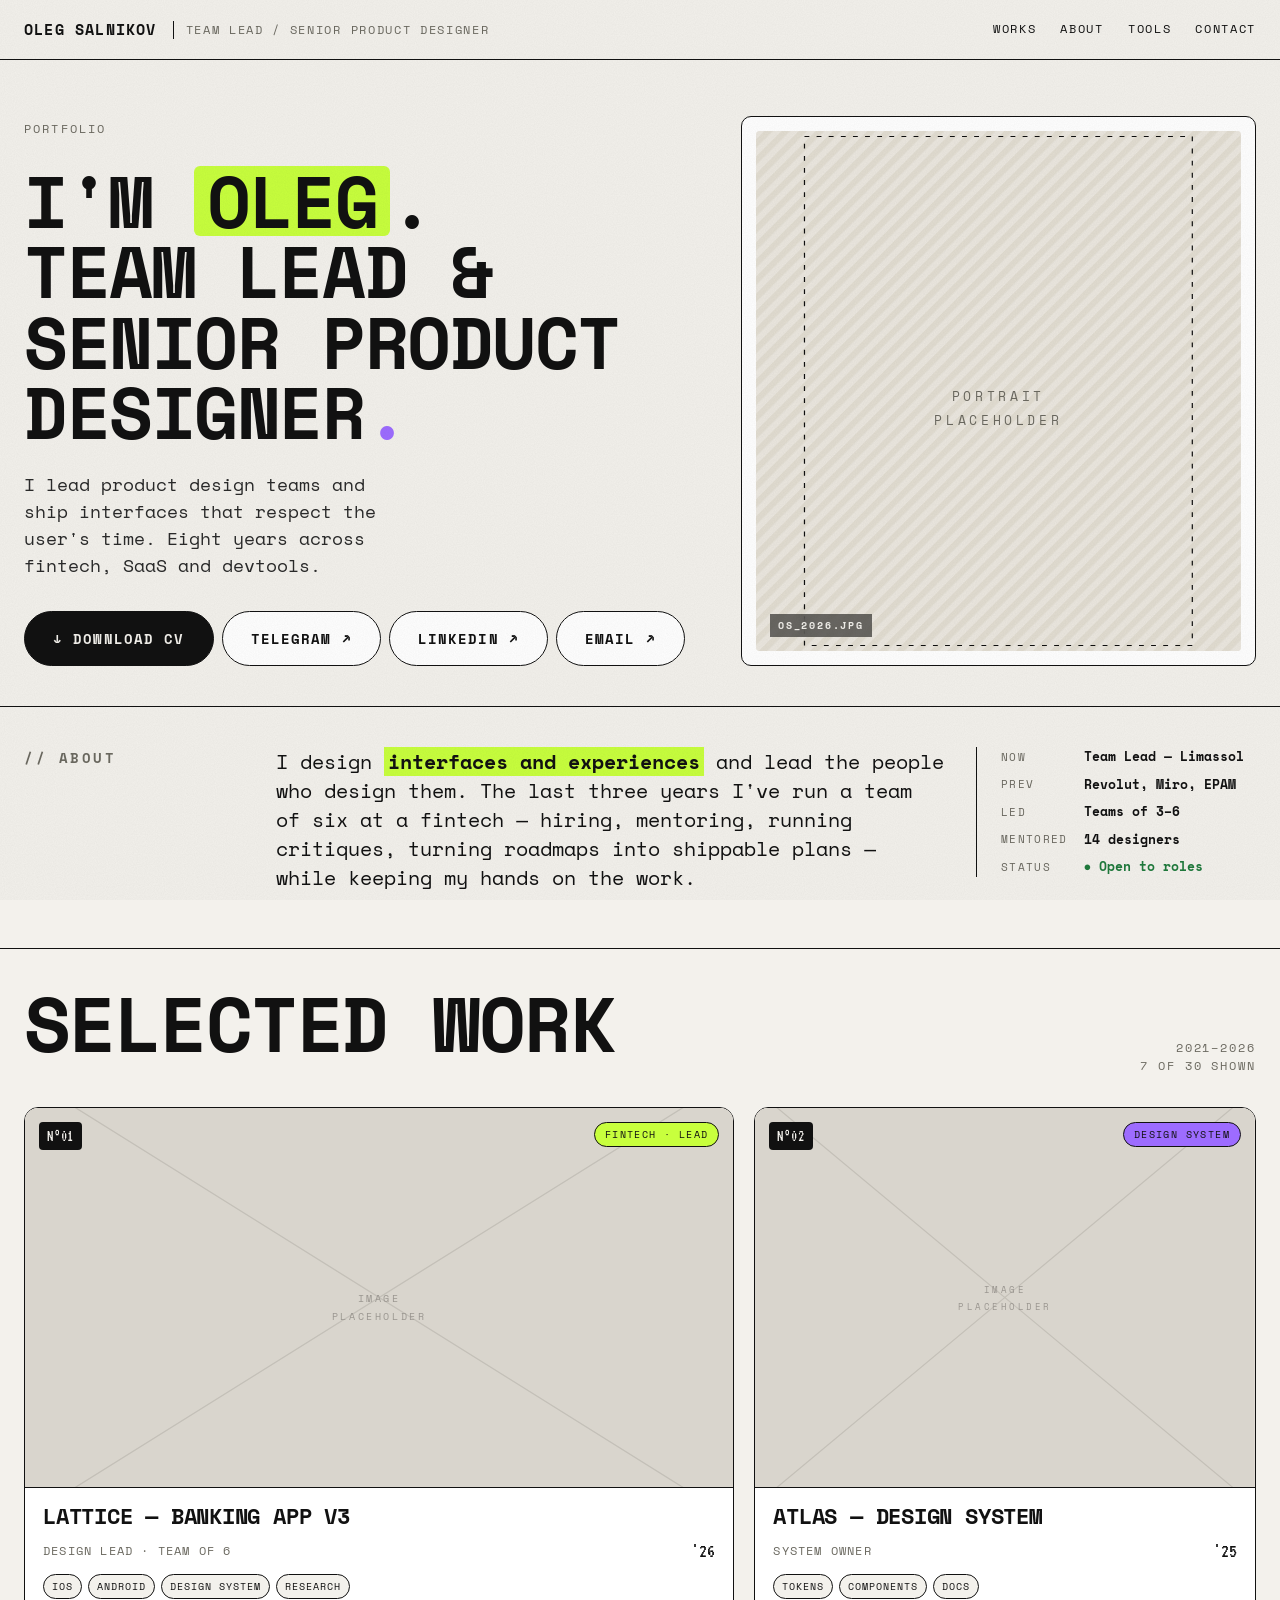
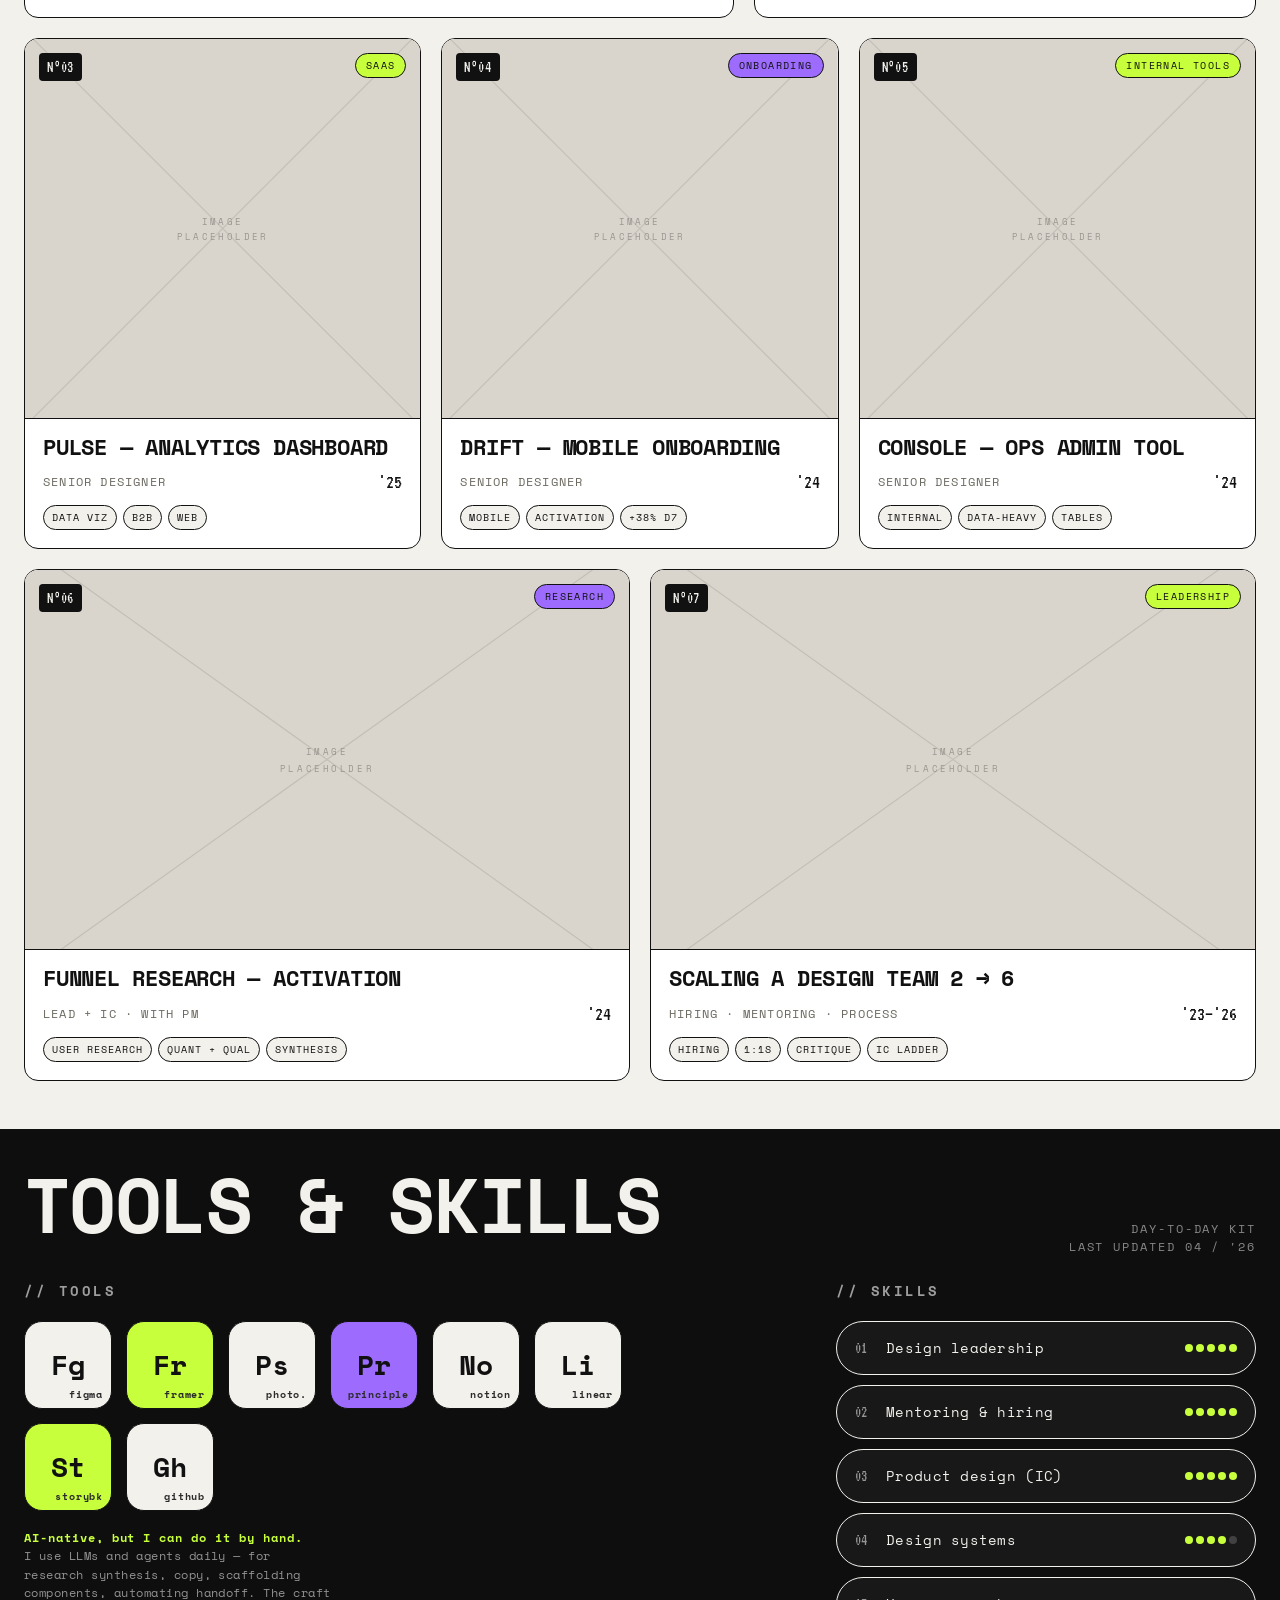
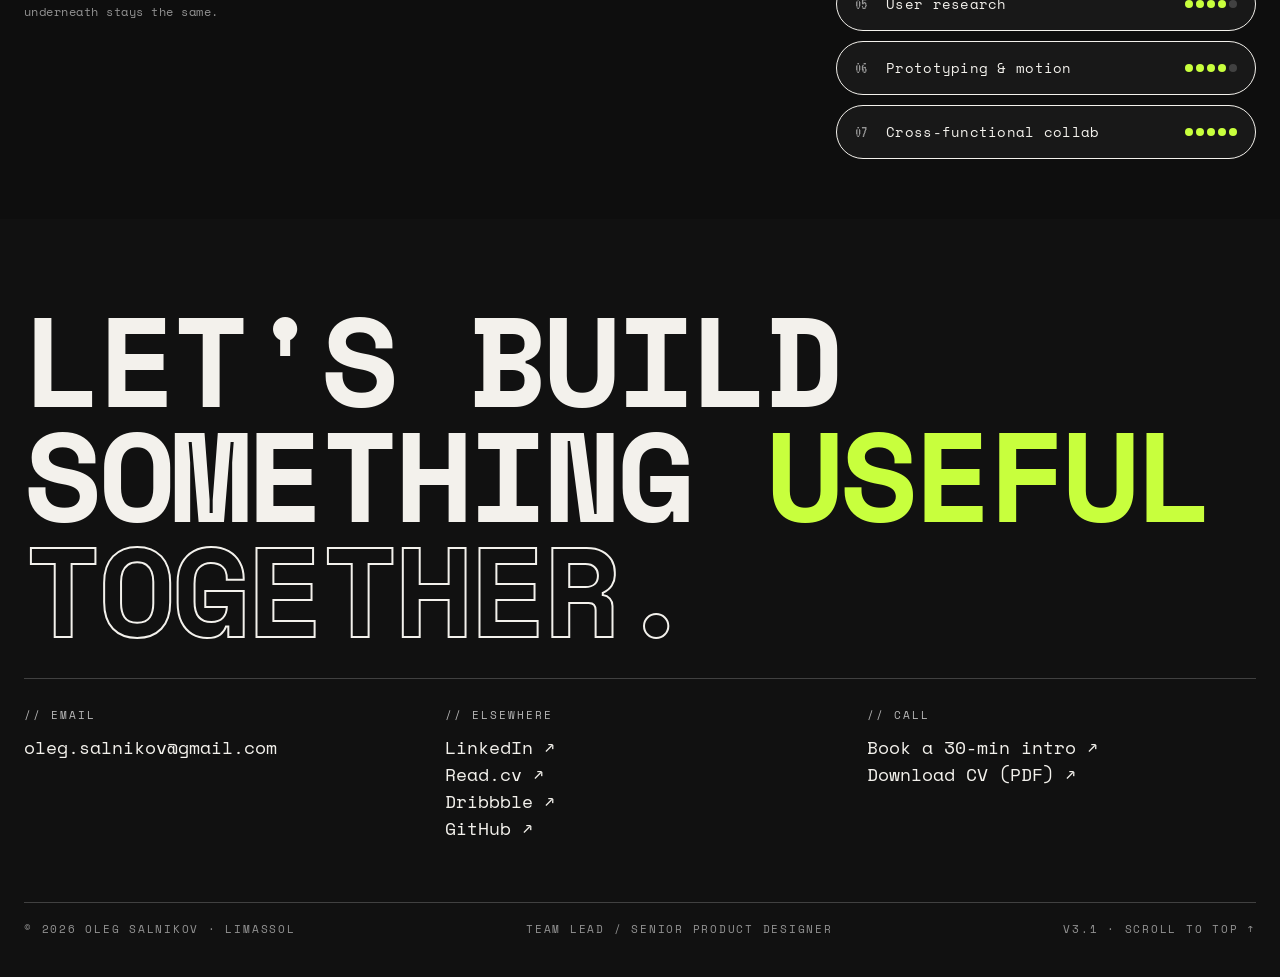
<file: portfolio.html>
<!doctype html>
<html lang="en">
<head>
<meta charset="utf-8" />
<meta name="viewport" content="width=device-width, initial-scale=1" />
<title>Oleg Salnikov — Team Lead / Senior Product Designer</title>
<link rel="preconnect" href="https://fonts.googleapis.com" />
<link rel="preconnect" href="https://fonts.gstatic.com" crossorigin />
<link href="https://fonts.googleapis.com/css2?family=Space+Mono:ital,wght@0,400;0,700;1,400;1,700&family=VT323&display=swap" rel="stylesheet" />

<style>
  :root {
    --bg: #f3f1ec;
    --bg-2: #ebe7df;
    --ink: #111111;
    --ink-2: #2a2a2a;
    --muted: #6b6960;
    --paper: #ffffff;
    --dark: #0e0e0e;
    --dark-2: #181818;
    --accent: #c8ff3d;
    --accent-b: #9d6cff;
    --hair: 1.5px;
  }

  * { box-sizing: border-box; }
  html, body { margin: 0; padding: 0; }
  body {
    font-family: "Space Mono", ui-monospace, monospace;
    background: var(--bg);
    color: var(--ink);
    font-size: 15px;
    line-height: 1.5;
    -webkit-font-smoothing: antialiased;
    overflow-x: hidden;
  }

  /* Film grain overlay */
  body::before {
    content: "";
    position: fixed; inset: 0;
    pointer-events: none;
    background-image: url("data:image/svg+xml;utf8,<svg xmlns='http://www.w3.org/2000/svg' width='160' height='160'><filter id='n'><feTurbulence type='fractalNoise' baseFrequency='0.9' numOctaves='2' stitchTiles='stitch'/><feColorMatrix values='0 0 0 0 0  0 0 0 0 0  0 0 0 0 0  0 0 0 0.6 0'/></filter><rect width='100%25' height='100%25' filter='url(%23n)'/></svg>");
    opacity: .07;
    mix-blend-mode: multiply;
    z-index: 9000;
  }

  /* ---------- NAV ---------- */
  .nav {
    position: sticky; top: 0; z-index: 100;
    display: flex; align-items: center; justify-content: space-between;
    padding: 14px 24px;
    background: var(--bg);
    border-bottom: var(--hair) solid var(--ink);
  }
  .nav .logo {
    font-weight: 700; font-size: 15px; letter-spacing: 0.08em;
    display: inline-flex; align-items: center; gap: 12px;
    text-transform: uppercase;
  }
  .nav .logo .role {
    color: var(--muted);
    font-weight: 400;
    font-size: 12px;
    letter-spacing: 0.14em;
    padding-left: 12px;
    border-left: var(--hair) solid var(--ink);
    margin-left: 4px;
  }
  .nav .links { display: flex; gap: 24px; }
  .nav .links a {
    color: inherit; text-decoration: none;
    font-size: 12px; letter-spacing: 0.14em;
    text-transform: uppercase;
    padding: 6px 0;
    border-bottom: var(--hair) solid transparent;
  }
  .nav .links a:hover { border-bottom-color: var(--ink); }

  /* ---------- HERO ---------- */
  .hero {
    padding: 56px 24px 40px;
    display: grid;
    grid-template-columns: 1.3fr 1fr;
    gap: 48px;
    align-items: stretch;
    border-bottom: var(--hair) solid var(--ink);
  }
  .hero .eyebrow {
    display: inline-flex; align-items: center; gap: 10px;
    font-size: 12px; letter-spacing: 0.18em; text-transform: uppercase;
    color: var(--muted);
    margin-bottom: 28px;
  }
  .hero .eyebrow .pulse {
    width: 10px; height: 10px; border-radius: 50%;
    background: var(--accent); border: 1.5px solid var(--ink);
    animation: pulse 1.8s ease-out infinite;
  }
  @keyframes pulse {
    0%   { box-shadow: 0 0 0 0 rgba(200,255,61,.7); }
    70%  { box-shadow: 0 0 0 12px rgba(200,255,61,0); }
    100% { box-shadow: 0 0 0 0 rgba(200,255,61,0); }
  }

  .hero h1 {
    font-family: "Space Mono", monospace;
    font-weight: 700;
    font-size: clamp(40px, 5.6vw, 88px);
    line-height: 0.98;
    letter-spacing: -0.02em;
    text-transform: uppercase;
    margin: 0 0 24px 0;
    text-wrap: balance;
  }
  .hero h1 .swap {
    display: inline-block;
    background: var(--accent);
    padding: 0 .18em;
    border-radius: 6px;
  }
  .hero .tagline {
    font-size: 18px;
    max-width: 32ch;
    margin: 0 0 32px 0;
    color: var(--ink-2);
    text-wrap: pretty;
  }
  .hero .meta {
    display: flex; flex-wrap: wrap; gap: 8px;
    margin-top: 32px;
  }
  .hero .meta .chip {
    border: var(--hair) solid var(--ink);
    background: var(--paper);
    padding: 16px 28px;
    border-radius: 999px;
    font-size: 14px; letter-spacing: 0.08em;
    text-transform: uppercase;
    text-decoration: none;
    color: var(--ink);
    font-weight: 700;
    transition: background .15s ease, color .15s ease;
  }
  .hero .meta .chip:hover { background: var(--ink); color: var(--bg); }
  .hero .meta .chip.fill { background: var(--ink); color: var(--bg); }
  .hero .meta .chip.fill:hover { background: var(--accent); color: var(--ink); }

  /* Portrait card */
  .portrait-card {
    position: relative;
    background: var(--paper);
    border: var(--hair) solid var(--ink);
    border-radius: 10px;
    padding: 14px;
    display: flex;
    flex-direction: column;
  }
  .portrait-card .frame {
    position: relative;
    flex: 1;
    min-height: 0;
    border-radius: 4px;
    overflow: hidden;
    background: var(--bg-2);
  }
  .portrait-card .frame svg { position: absolute; inset: 0; width: 100%; height: 100%; }
  .portrait-card .frame .label {
    position: absolute; left: 14px; bottom: 14px;
    color: var(--bg);
    font-size: 10px; letter-spacing: 0.18em; text-transform: uppercase;
    font-weight: 700;
    background: rgba(0,0,0,.55);
    padding: 4px 8px;
    backdrop-filter: blur(4px);
  }
  .portrait-card .caption {
    display: grid;
    grid-template-columns: 1fr auto;
    align-items: center;
    margin-top: 14px;
    padding-top: 12px;
    border-top: var(--hair) solid var(--ink);
    font-size: 11px; letter-spacing: 0.14em; text-transform: uppercase;
    color: var(--muted);
  }
  .portrait-card .caption strong {
    color: var(--ink);
    font-weight: 700;
    display: block;
    font-size: 12px;
    margin-bottom: 2px;
  }

  /* About strip */
  .about-strip {
    display: grid;
    grid-template-columns: 220px 1fr 280px;
    gap: 32px;
    padding: 40px 24px;
    border-bottom: var(--hair) solid var(--ink);
    align-items: start;
  }
  .about-strip h3 {
    margin: 0;
    font-size: 14px; letter-spacing: 0.18em; text-transform: uppercase;
    color: var(--muted);
  }
  .about-strip .body p {
    font-size: 20px;
    line-height: 1.45;
    margin: 0 0 16px 0;
    max-width: 60ch;
    text-wrap: pretty;
  }
  .about-strip .body p strong {
    background: var(--accent);
    padding: 0 4px;
    font-weight: 700;
  }
  .about-strip .facts {
    border-left: var(--hair) solid var(--ink);
    padding-left: 24px;
    font-size: 13px;
  }
  .about-strip .facts dl { margin: 0; display: grid; grid-template-columns: auto 1fr; gap: 8px 16px; }
  .about-strip .facts dt { color: var(--muted); text-transform: uppercase; letter-spacing: 0.12em; font-size: 11px; align-self: center; }
  .about-strip .facts dd { margin: 0; font-weight: 700; }

  /* ---------- WORKS ---------- */
  .section-head {
    display: flex; align-items: baseline; justify-content: space-between;
    padding: 36px 24px 24px;
    gap: 24px;
  }
  .section-head h2 {
    font-size: clamp(40px, 6vw, 80px);
    font-weight: 700;
    text-transform: uppercase;
    margin: 0;
    letter-spacing: -0.02em;
    line-height: 1;
  }
  .section-head .meta {
    font-size: 12px; letter-spacing: 0.16em; text-transform: uppercase;
    color: var(--muted);
    text-align: right;
  }

  .works {
    padding: 8px 24px 48px;
    display: grid;
    grid-template-columns: repeat(12, 1fr);
    gap: 20px;
  }
  .work {
    position: relative;
    background: var(--paper);
    border: var(--hair) solid var(--ink);
    border-radius: 14px;
    overflow: hidden;
    transition: transform .25s ease;
    display: flex;
    flex-direction: column;
  }
  .work:hover { transform: translateY(-4px); }
  .work .thumb {
    height: 380px;
    flex-shrink: 0;
    background: var(--bg-2);
    border-bottom: var(--hair) solid var(--ink);
    position: relative;
    overflow: hidden;
  }
  .work .thumb svg { position: absolute; inset: 0; width: 100%; height: 100%; }
  .work .body {
    flex: 1;
    padding: 16px 18px 18px;
    display: grid;
    grid-template-columns: 1fr auto;
    grid-template-rows: 1fr auto auto;
    gap: 8px 16px;
  }
  .work .body h3 {
    grid-column: 1 / -1;
    grid-row: 1;
    align-self: start;
    margin: 0;
    font-size: 22px;
    font-weight: 700;
    line-height: 1.1;
    text-transform: uppercase;
    letter-spacing: -0.01em;
  }
  .work .body .role {
    grid-row: 2;
    align-self: center;
    font-size: 12px; color: var(--muted);
    text-transform: uppercase; letter-spacing: 0.1em;
  }
  .work .body .year {
    grid-row: 2;
    align-self: center;
    font-family: "VT323", monospace;
    font-size: 20px;
    color: var(--ink);
  }
  .work .body .tags {
    grid-column: 1 / -1;
    grid-row: 3;
    display: flex; flex-wrap: wrap; gap: 6px;
    margin-top: 0;
  }
  .work .body .tag {
    font-size: 10px;
    text-transform: uppercase; letter-spacing: 0.1em;
    border: var(--hair) solid var(--ink);
    padding: 4px 8px; border-radius: 999px;
    background: var(--bg);
  }
  .work .corner {
    position: absolute; top: 14px; left: 14px;
    background: var(--ink); color: var(--bg);
    font-family: "VT323", monospace;
    font-size: 16px;
    padding: 2px 8px;
    border-radius: 4px;
    z-index: 2;
    letter-spacing: 0.05em;
  }
  .work .pill {
    position: absolute; top: 14px; right: 14px;
    background: var(--accent); color: var(--ink);
    border: var(--hair) solid var(--ink);
    padding: 4px 10px; border-radius: 999px;
    font-size: 10px; letter-spacing: 0.14em; text-transform: uppercase;
    z-index: 2;
  }
  .work .pill.violet { background: var(--accent-b); }

  .work.w-7 { grid-column: span 7; }
  .work.w-5 { grid-column: span 5; }
  .work.w-6 { grid-column: span 6; }
  .work.w-4 { grid-column: span 4; }
  .work.w-8 { grid-column: span 8; }
  .work.w-12 { grid-column: span 12; }

  /* ---------- TOOLS & SKILLS ---------- */
  .ts {
    background: var(--dark);
    color: var(--bg);
    padding: 0 0 60px;
    border-top: var(--hair) solid var(--ink);
    border-bottom: var(--hair) solid var(--ink);
  }
  .ts .section-head h2 { color: var(--bg); }
  .ts .section-head .meta { color: rgba(255,255,255,.5); }
  .ts .grid {
    display: grid;
    grid-template-columns: 1.1fr 1fr;
    gap: 40px;
    padding: 0 24px;
  }
  .ts .block h3 {
    font-size: 14px; letter-spacing: 0.18em; text-transform: uppercase;
    color: rgba(255,255,255,.6);
    margin: 0 0 20px 0;
  }
  .tools-row {
    display: flex; flex-wrap: wrap; gap: 14px;
  }
  .tool {
    width: 88px; height: 88px;
    border-radius: 18px;
    background: var(--bg);
    color: var(--ink);
    display: flex; align-items: center; justify-content: center;
    font-weight: 700; font-size: 28px;
    border: var(--hair) solid var(--ink);
    position: relative;
  }
  .tool .sub {
    position: absolute; bottom: 6px; right: 8px;
    font-size: 10px; color: var(--ink-2);
    letter-spacing: 0.08em;
  }
  .tool.accent { background: var(--accent); }
  .tool.violet { background: var(--accent-b); color: var(--ink); }

  .skills-list {
    display: flex; flex-direction: column; gap: 10px;
    max-width: 420px;
    margin-left: auto;
  }
  .block:has(.skills-list) h3 {
    max-width: 420px;
    margin-left: auto;
  }
  .skill {
    border: var(--hair) solid var(--bg);
    background: var(--dark-2);
    color: var(--bg);
    padding: 14px 18px;
    border-radius: 999px;
    display: flex; align-items: center; justify-content: space-between;
    font-size: 14px;
    letter-spacing: 0.02em;
  }
  .skill .num { font-family: "VT323", monospace; color: rgba(255,255,255,.55); font-size: 16px; }
  .skill .level {
    display: inline-flex; gap: 3px;
  }
  .skill .level i {
    width: 8px; height: 8px; border-radius: 50%;
    background: rgba(255,255,255,.18);
    display: inline-block;
  }
  .skill .level i.on { background: var(--accent); }

  /* ---------- CONTACT ---------- */
  .contact {
    background: var(--ink);
    color: var(--bg);
    padding: 80px 24px 40px;
    border-top: var(--hair) solid var(--ink);
    position: relative;
    overflow: hidden;
  }
  .contact h2 {
    font-size: clamp(56px, 10vw, 160px);
    line-height: 0.9;
    font-weight: 700;
    text-transform: uppercase;
    margin: 0 0 32px 0;
    letter-spacing: -0.03em;
  }
  .contact h2 .accent { color: var(--accent); }
  .contact h2 .stroke {
    -webkit-text-stroke: 2px var(--bg);
    color: transparent;
  }
  .contact .row {
    display: grid;
    grid-template-columns: 1fr 1fr 1fr;
    gap: 32px;
    border-top: var(--hair) solid rgba(255,255,255,.2);
    padding-top: 28px;
  }
  .contact .row h4 {
    margin: 0 0 10px 0;
    font-size: 11px; letter-spacing: 0.18em; text-transform: uppercase;
    color: rgba(255,255,255,.7);
    font-weight: 400;
  }
  .contact .row a { color: var(--bg); text-decoration: none; display: block; font-size: 18px; }
  .contact .row a:hover { color: var(--accent); }
  .contact .foot {
    margin-top: 60px;
    padding-top: 18px;
    border-top: var(--hair) solid rgba(255,255,255,.2);
    display: flex; justify-content: space-between;
    font-size: 11px; letter-spacing: 0.16em; text-transform: uppercase;
    color: rgba(255,255,255,.55);
  }

  /* ---------- RESPONSIVE ---------- */
  @media (max-width: 1100px) {
    .nav .logo .role { display: none; }
  }

  @media (max-width: 900px) {
    .nav .links { display: none; }

    .hero {
      grid-template-columns: 1fr;
      padding: 32px 20px 32px;
      gap: 32px;
    }
    /* portrait: landscape ratio on mobile so it doesn't eat the viewport */
    .portrait-card .frame { aspect-ratio: 16/9; }

    .about-strip {
      grid-template-columns: 1fr;
      padding: 32px 20px;
      gap: 24px;
    }
    .about-strip .facts {
      border-left: none;
      border-top: var(--hair) solid var(--ink);
      padding-left: 0;
      padding-top: 20px;
    }

    .section-head { padding: 28px 20px 20px; }

    .works { padding: 8px 20px 40px; gap: 14px; }
    .work.w-4, .work.w-5, .work.w-6, .work.w-7, .work.w-8 { grid-column: span 12; }

    .ts .grid { grid-template-columns: 1fr; gap: 32px; }
    .skills-list { margin-left: 0; max-width: 100%; }

    .contact { padding: 48px 20px 32px; }
    .contact .row { grid-template-columns: 1fr; gap: 24px; }
    .contact .foot { flex-direction: column; gap: 6px; }
  }

  @media (max-width: 480px) {
    .nav { padding: 12px 16px; }
    .nav .logo { font-size: 13px; }

    .hero { padding: 24px 16px 28px; }
    .hero h1 { font-size: clamp(36px, 11vw, 88px); }
    .hero .tagline { font-size: 16px; }
    .hero .meta .chip { padding: 13px 20px; font-size: 13px; }

    .about-strip { padding: 24px 16px; }
    .about-strip .body p { font-size: 17px; }

    .section-head { padding: 24px 16px 16px; }
    .section-head h2 { font-size: clamp(32px, 8vw, 80px); }

    .works { padding: 8px 16px 32px; gap: 12px; }
    .work .body h3 { font-size: 18px; }

    .ts .grid { padding: 0 16px; }
    .tool { width: 72px; height: 72px; font-size: 22px; }

    .contact { padding: 40px 16px 28px; }
    .contact h2 { font-size: clamp(34px, 9vw, 160px); }
    .contact .row a { font-size: 16px; }
    .contact .foot { font-size: 10px; }
  }
</style>
</head>
<body>

<!-- NAV -->
<nav class="nav">
  <div class="logo">
    <span>OLEG SALNIKOV</span>
    <span class="role">Team Lead / Senior Product Designer</span>
  </div>
  <div class="links">
    <a href="#works">Works</a>
    <a href="#about">About</a>
    <a href="#tools">Tools</a>
    <a href="#contact">Contact</a>
  </div>
</nav>

<!-- HERO -->
<section class="hero" id="top">
  <div>
    <div class="eyebrow">PORTFOLIO</div>
    <h1>
      I'm <span class="swap">OLEG</span>.<br />
      Team Lead &amp;<br />
      Senior Product<br />
      Designer<span style="color: var(--accent-b)">.</span>
    </h1>
    <p class="tagline">I lead product design teams and ship interfaces that respect the user's time. Eight years across fintech, SaaS and devtools.</p>
    <div class="meta">
      <a class="chip fill" href="#">↓ Download CV</a>
      <a class="chip" href="https://t.me/" target="_blank" rel="noopener">Telegram ↗</a>
      <a class="chip" href="#" target="_blank" rel="noopener">LinkedIn ↗</a>
      <a class="chip" href="mailto:oleg.salnikov@gmail.com">Email ↗</a>
    </div>
  </div>

  <aside class="portrait-card">
    <div class="frame">
      <svg viewBox="0 0 400 500" preserveAspectRatio="xMidYMid slice" xmlns="http://www.w3.org/2000/svg">
        <defs>
          <pattern id="stripes" width="10" height="10" patternUnits="userSpaceOnUse" patternTransform="rotate(45)">
            <rect width="10" height="10" fill="#ebe7df"/>
            <rect width="5" height="10" fill="#e2ddd1"/>
          </pattern>
        </defs>
        <rect width="400" height="500" fill="url(#stripes)"/>
        <rect x="40" y="40" width="320" height="420" fill="none" stroke="#0e0e0e" stroke-width="1" stroke-dasharray="4 6"/>
        <text x="200" y="258" text-anchor="middle" font-family="Space Mono, monospace" font-size="11" fill="#6b6960" letter-spacing="3">PORTRAIT</text>
        <text x="200" y="278" text-anchor="middle" font-family="Space Mono, monospace" font-size="11" fill="#6b6960" letter-spacing="3">PLACEHOLDER</text>
      </svg>
      <div class="label">OS_2026.JPG</div>
    </div>
  </aside>
</section>

<!-- ABOUT STRIP -->
<section class="about-strip" id="about">
  <h3>// ABOUT</h3>
  <div class="body">
    <p>I design <strong>interfaces and experiences</strong> and lead the people who design them. The last three years I've run a team of six at a fintech — hiring, mentoring, running critiques, turning roadmaps into shippable plans — while keeping my hands on the work.</p>
  </div>
  <div class="facts">
    <dl>
      <dt>NOW</dt><dd>Team Lead — Limassol</dd>
      <dt>PREV</dt><dd>Revolut, Miro, EPAM</dd>
      <dt>LED</dt><dd>Teams of 3–6</dd>
      <dt>MENTORED</dt><dd>14 designers</dd>
      <dt>STATUS</dt><dd style="color: #1f7a3c">● Open to roles</dd>
    </dl>
  </div>
</section>

<!-- WORKS -->
<div class="section-head">
  <h2>Selected Work</h2>
  <div class="meta">2021–2026<br/>7 of 30 shown</div>
</div>

<section class="works" id="works">

  <article class="work w-7">
    <span class="corner">N°01</span>
    <span class="pill">FINTECH · LEAD</span>
    <div class="thumb">
      <svg viewBox="0 0 800 500" preserveAspectRatio="xMidYMid slice" xmlns="http://www.w3.org/2000/svg">
        <rect width="800" height="500" fill="#d9d5cd"/>
        <line x1="0" y1="0" x2="800" y2="500" stroke="#c4c0b8" stroke-width="1.5"/>
        <line x1="800" y1="0" x2="0" y2="500" stroke="#c4c0b8" stroke-width="1.5"/>
        <text x="400" y="255" text-anchor="middle" font-family="Space Mono, monospace" font-size="11" fill="#9a9690" letter-spacing="3">IMAGE</text>
        <text x="400" y="275" text-anchor="middle" font-family="Space Mono, monospace" font-size="11" fill="#9a9690" letter-spacing="3">PLACEHOLDER</text>
      </svg>
    </div>
    <div class="body">
      <h3>Lattice — Banking app v3</h3>
      <span class="role">Design Lead · team of 6</span>
      <span class="year">'26</span>
      <div class="tags"><span class="tag">iOS</span><span class="tag">Android</span><span class="tag">Design System</span><span class="tag">Research</span></div>
    </div>
  </article>

  <article class="work w-5">
    <span class="corner">N°02</span>
    <span class="pill violet">DESIGN SYSTEM</span>
    <div class="thumb">
      <svg viewBox="0 0 600 500" preserveAspectRatio="xMidYMid slice" xmlns="http://www.w3.org/2000/svg">
        <rect width="600" height="500" fill="#d9d5cd"/>
        <line x1="0" y1="0" x2="600" y2="500" stroke="#c4c0b8" stroke-width="1.5"/>
        <line x1="600" y1="0" x2="0" y2="500" stroke="#c4c0b8" stroke-width="1.5"/>
        <text x="300" y="245" text-anchor="middle" font-family="Space Mono, monospace" font-size="11" fill="#9a9690" letter-spacing="3">IMAGE</text>
        <text x="300" y="265" text-anchor="middle" font-family="Space Mono, monospace" font-size="11" fill="#9a9690" letter-spacing="3">PLACEHOLDER</text>
      </svg>
    </div>
    <div class="body">
      <h3>Atlas — Design system</h3>
      <span class="role">System Owner</span>
      <span class="year">'25</span>
      <div class="tags"><span class="tag">Tokens</span><span class="tag">Components</span><span class="tag">Docs</span></div>
    </div>
  </article>

  <article class="work w-4">
    <span class="corner">N°03</span>
    <span class="pill">SAAS</span>
    <div class="thumb">
      <svg viewBox="0 0 500 500" preserveAspectRatio="xMidYMid slice" xmlns="http://www.w3.org/2000/svg">
        <rect width="500" height="500" fill="#d9d5cd"/>
        <line x1="0" y1="0" x2="500" y2="500" stroke="#c4c0b8" stroke-width="1.5"/>
        <line x1="500" y1="0" x2="0" y2="500" stroke="#c4c0b8" stroke-width="1.5"/>
        <text x="250" y="245" text-anchor="middle" font-family="Space Mono, monospace" font-size="11" fill="#9a9690" letter-spacing="3">IMAGE</text>
        <text x="250" y="265" text-anchor="middle" font-family="Space Mono, monospace" font-size="11" fill="#9a9690" letter-spacing="3">PLACEHOLDER</text>
      </svg>
    </div>
    <div class="body">
      <h3>Pulse — Analytics dashboard</h3>
      <span class="role">Senior Designer</span>
      <span class="year">'25</span>
      <div class="tags"><span class="tag">Data viz</span><span class="tag">B2B</span><span class="tag">Web</span></div>
    </div>
  </article>

  <article class="work w-4">
    <span class="corner">N°04</span>
    <span class="pill violet">ONBOARDING</span>
    <div class="thumb">
      <svg viewBox="0 0 500 500" preserveAspectRatio="xMidYMid slice" xmlns="http://www.w3.org/2000/svg">
        <rect width="500" height="500" fill="#d9d5cd"/>
        <line x1="0" y1="0" x2="500" y2="500" stroke="#c4c0b8" stroke-width="1.5"/>
        <line x1="500" y1="0" x2="0" y2="500" stroke="#c4c0b8" stroke-width="1.5"/>
        <text x="250" y="245" text-anchor="middle" font-family="Space Mono, monospace" font-size="11" fill="#9a9690" letter-spacing="3">IMAGE</text>
        <text x="250" y="265" text-anchor="middle" font-family="Space Mono, monospace" font-size="11" fill="#9a9690" letter-spacing="3">PLACEHOLDER</text>
      </svg>
    </div>
    <div class="body">
      <h3>Drift — Mobile onboarding</h3>
      <span class="role">Senior Designer</span>
      <span class="year">'24</span>
      <div class="tags"><span class="tag">Mobile</span><span class="tag">Activation</span><span class="tag">+38% D7</span></div>
    </div>
  </article>

  <article class="work w-4">
    <span class="corner">N°05</span>
    <span class="pill">INTERNAL TOOLS</span>
    <div class="thumb">
      <svg viewBox="0 0 500 500" preserveAspectRatio="xMidYMid slice" xmlns="http://www.w3.org/2000/svg">
        <rect width="500" height="500" fill="#d9d5cd"/>
        <line x1="0" y1="0" x2="500" y2="500" stroke="#c4c0b8" stroke-width="1.5"/>
        <line x1="500" y1="0" x2="0" y2="500" stroke="#c4c0b8" stroke-width="1.5"/>
        <text x="250" y="245" text-anchor="middle" font-family="Space Mono, monospace" font-size="11" fill="#9a9690" letter-spacing="3">IMAGE</text>
        <text x="250" y="265" text-anchor="middle" font-family="Space Mono, monospace" font-size="11" fill="#9a9690" letter-spacing="3">PLACEHOLDER</text>
      </svg>
    </div>
    <div class="body">
      <h3>Console — Ops admin tool</h3>
      <span class="role">Senior Designer</span>
      <span class="year">'24</span>
      <div class="tags"><span class="tag">Internal</span><span class="tag">Data-heavy</span><span class="tag">Tables</span></div>
    </div>
  </article>

  <article class="work w-6">
    <span class="corner">N°06</span>
    <span class="pill violet">RESEARCH</span>
    <div class="thumb">
      <svg viewBox="0 0 700 500" preserveAspectRatio="xMidYMid slice" xmlns="http://www.w3.org/2000/svg">
        <rect width="700" height="500" fill="#d9d5cd"/>
        <line x1="0" y1="0" x2="700" y2="500" stroke="#c4c0b8" stroke-width="1.5"/>
        <line x1="700" y1="0" x2="0" y2="500" stroke="#c4c0b8" stroke-width="1.5"/>
        <text x="350" y="245" text-anchor="middle" font-family="Space Mono, monospace" font-size="11" fill="#9a9690" letter-spacing="3">IMAGE</text>
        <text x="350" y="265" text-anchor="middle" font-family="Space Mono, monospace" font-size="11" fill="#9a9690" letter-spacing="3">PLACEHOLDER</text>
      </svg>
    </div>
    <div class="body">
      <h3>Funnel research — Activation</h3>
      <span class="role">Lead + IC · with PM</span>
      <span class="year">'24</span>
      <div class="tags"><span class="tag">User research</span><span class="tag">Quant + qual</span><span class="tag">Synthesis</span></div>
    </div>
  </article>

  <article class="work w-6">
    <span class="corner">N°07</span>
    <span class="pill">LEADERSHIP</span>
    <div class="thumb">
      <svg viewBox="0 0 700 500" preserveAspectRatio="xMidYMid slice" xmlns="http://www.w3.org/2000/svg">
        <rect width="700" height="500" fill="#d9d5cd"/>
        <line x1="0" y1="0" x2="700" y2="500" stroke="#c4c0b8" stroke-width="1.5"/>
        <line x1="700" y1="0" x2="0" y2="500" stroke="#c4c0b8" stroke-width="1.5"/>
        <text x="350" y="245" text-anchor="middle" font-family="Space Mono, monospace" font-size="11" fill="#9a9690" letter-spacing="3">IMAGE</text>
        <text x="350" y="265" text-anchor="middle" font-family="Space Mono, monospace" font-size="11" fill="#9a9690" letter-spacing="3">PLACEHOLDER</text>
      </svg>
    </div>
    <div class="body">
      <h3>Scaling a design team 2 → 6</h3>
      <span class="role">Hiring · Mentoring · Process</span>
      <span class="year">'23—'26</span>
      <div class="tags"><span class="tag">Hiring</span><span class="tag">1:1s</span><span class="tag">Critique</span><span class="tag">IC ladder</span></div>
    </div>
  </article>

</section>

<!-- TOOLS & SKILLS -->
<section class="ts" id="tools">
  <div class="section-head">
    <h2>Tools &amp; Skills</h2>
    <div class="meta">Day-to-day kit<br/>last updated 04 / '26</div>
  </div>

  <div class="grid">
    <div class="block">
      <h3>// TOOLS</h3>
      <div class="tools-row">
        <div class="tool">Fg<span class="sub">figma</span></div>
        <div class="tool accent">Fr<span class="sub">framer</span></div>
        <div class="tool">Ps<span class="sub">photo.</span></div>
        <div class="tool violet">Pr<span class="sub">principle</span></div>
        <div class="tool">No<span class="sub">notion</span></div>
        <div class="tool">Li<span class="sub">linear</span></div>
        <div class="tool accent">St<span class="sub">storybk</span></div>
        <div class="tool">Gh<span class="sub">github</span></div>
      </div>
      <p style="font-size: 12px; color: rgba(255,255,255,.55); margin-top: 18px; max-width: 44ch; letter-spacing: 0.04em; line-height: 1.55;">
        <strong style="color: var(--accent); font-weight: 700; letter-spacing: 0.08em;">AI-native, but I can do it by hand.</strong><br/>
        I use LLMs and agents daily — for research synthesis, copy, scaffolding components, automating handoff. The craft underneath stays the same.
      </p>
    </div>

    <div class="block">
      <h3>// SKILLS</h3>
      <div class="skills-list">
        <div class="skill"><span><span class="num">01</span>&nbsp;&nbsp;Design leadership</span><span class="level"><i class="on"></i><i class="on"></i><i class="on"></i><i class="on"></i><i class="on"></i></span></div>
        <div class="skill"><span><span class="num">02</span>&nbsp;&nbsp;Mentoring &amp; hiring</span><span class="level"><i class="on"></i><i class="on"></i><i class="on"></i><i class="on"></i><i class="on"></i></span></div>
        <div class="skill"><span><span class="num">03</span>&nbsp;&nbsp;Product design (IC)</span><span class="level"><i class="on"></i><i class="on"></i><i class="on"></i><i class="on"></i><i class="on"></i></span></div>
        <div class="skill"><span><span class="num">04</span>&nbsp;&nbsp;Design systems</span><span class="level"><i class="on"></i><i class="on"></i><i class="on"></i><i class="on"></i><i></i></span></div>
        <div class="skill"><span><span class="num">05</span>&nbsp;&nbsp;User research</span><span class="level"><i class="on"></i><i class="on"></i><i class="on"></i><i class="on"></i><i></i></span></div>
        <div class="skill"><span><span class="num">06</span>&nbsp;&nbsp;Prototyping &amp; motion</span><span class="level"><i class="on"></i><i class="on"></i><i class="on"></i><i class="on"></i><i></i></span></div>
        <div class="skill"><span><span class="num">07</span>&nbsp;&nbsp;Cross-functional collab</span><span class="level"><i class="on"></i><i class="on"></i><i class="on"></i><i class="on"></i><i class="on"></i></span></div>
      </div>
    </div>
  </div>
</section>

<!-- CONTACT -->
<section class="contact" id="contact">
  <h2>
    LET'S BUILD<br/>
    SOMETHING <span class="accent">USEFUL</span><br/>
    <span class="stroke">TOGETHER.</span>
  </h2>

  <div class="row">
    <div>
      <h4>// EMAIL</h4>
      <a href="mailto:oleg.salnikov@gmail.com">oleg.salnikov@gmail.com</a>
    </div>
    <div>
      <h4>// ELSEWHERE</h4>
      <a href="#">LinkedIn ↗</a>
      <a href="#">Read.cv ↗</a>
      <a href="#">Dribbble ↗</a>
      <a href="#">GitHub ↗</a>
    </div>
    <div>
      <h4>// CALL</h4>
      <a href="#">Book a 30-min intro ↗</a>
      <a href="#">Download CV (PDF) ↗</a>
    </div>
  </div>

  <div class="foot">
    <span>© 2026 Oleg Salnikov · Limassol</span>
    <span>Team Lead / Senior Product Designer</span>
    <span>v3.1 · <a href="#top" style="color: inherit; text-decoration: none;">scroll to top ↑</a></span>
  </div>
</section>

</body>
</html>
</file>
